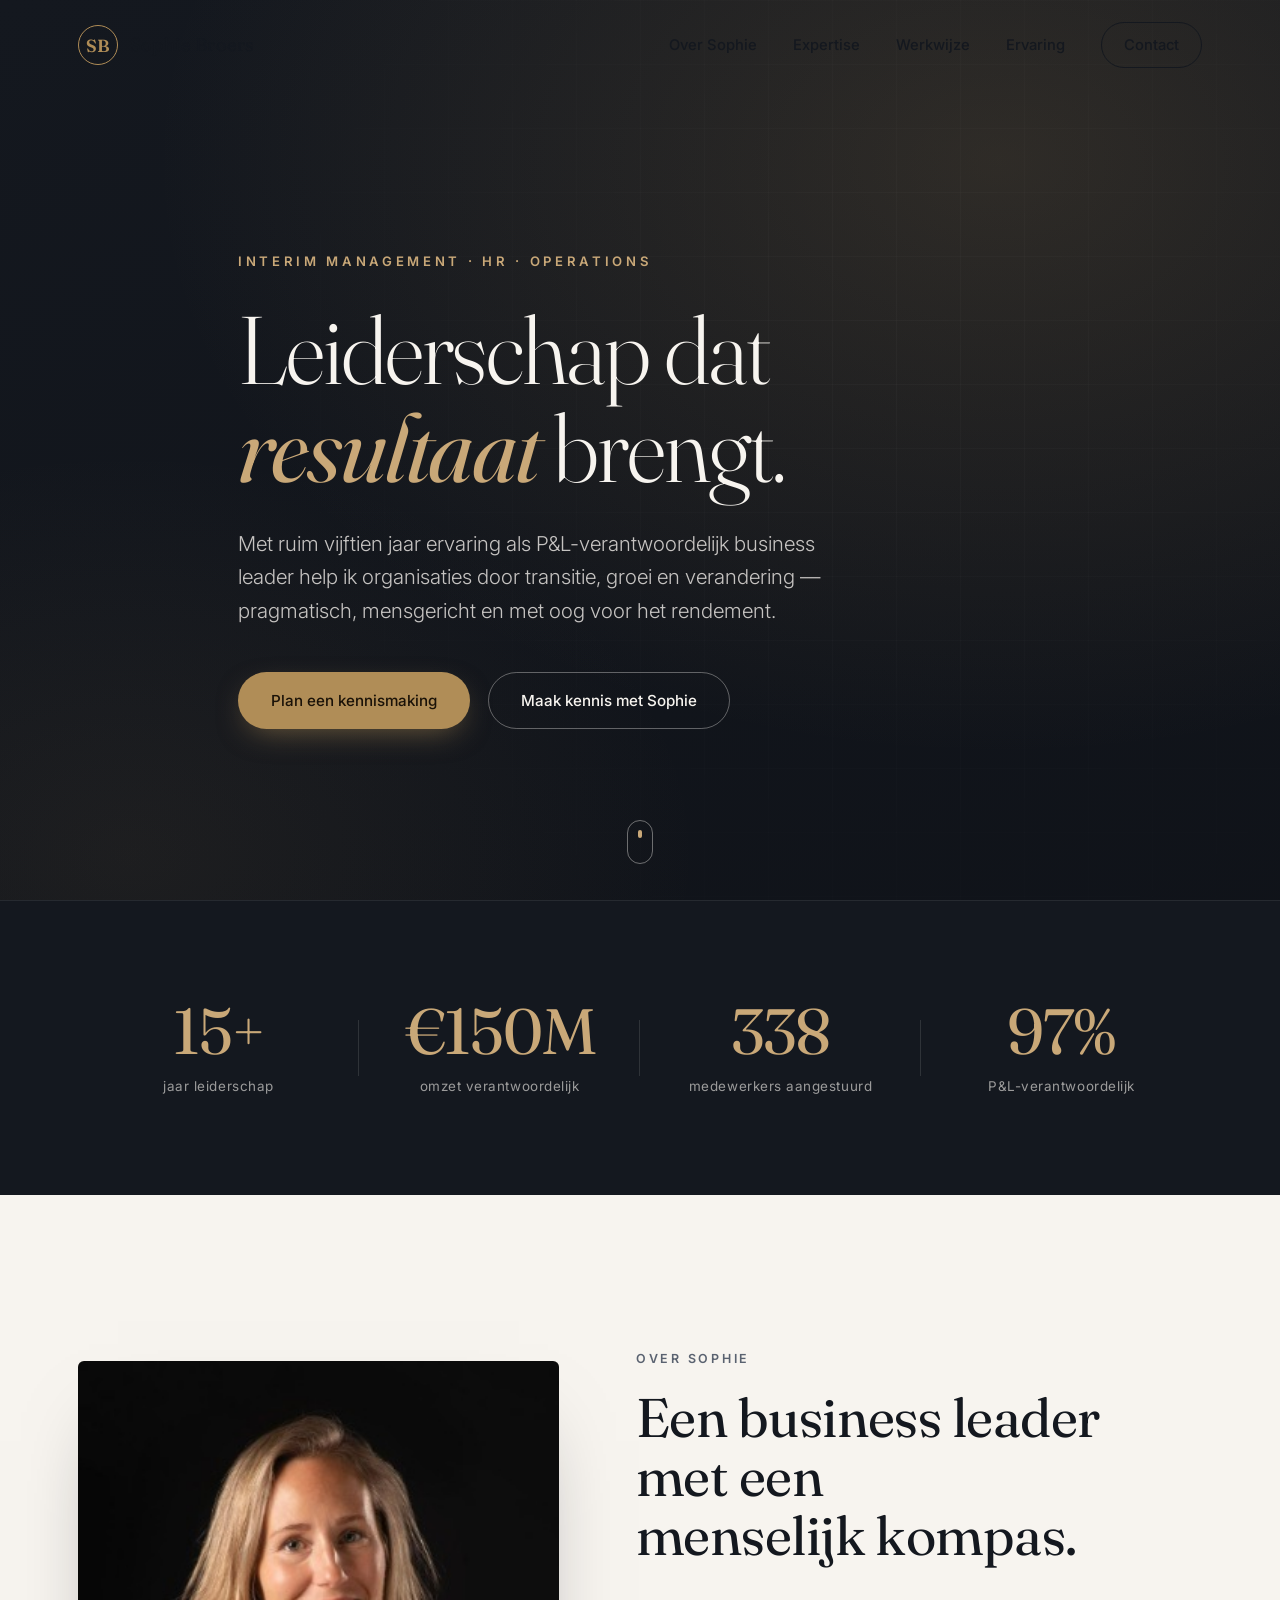
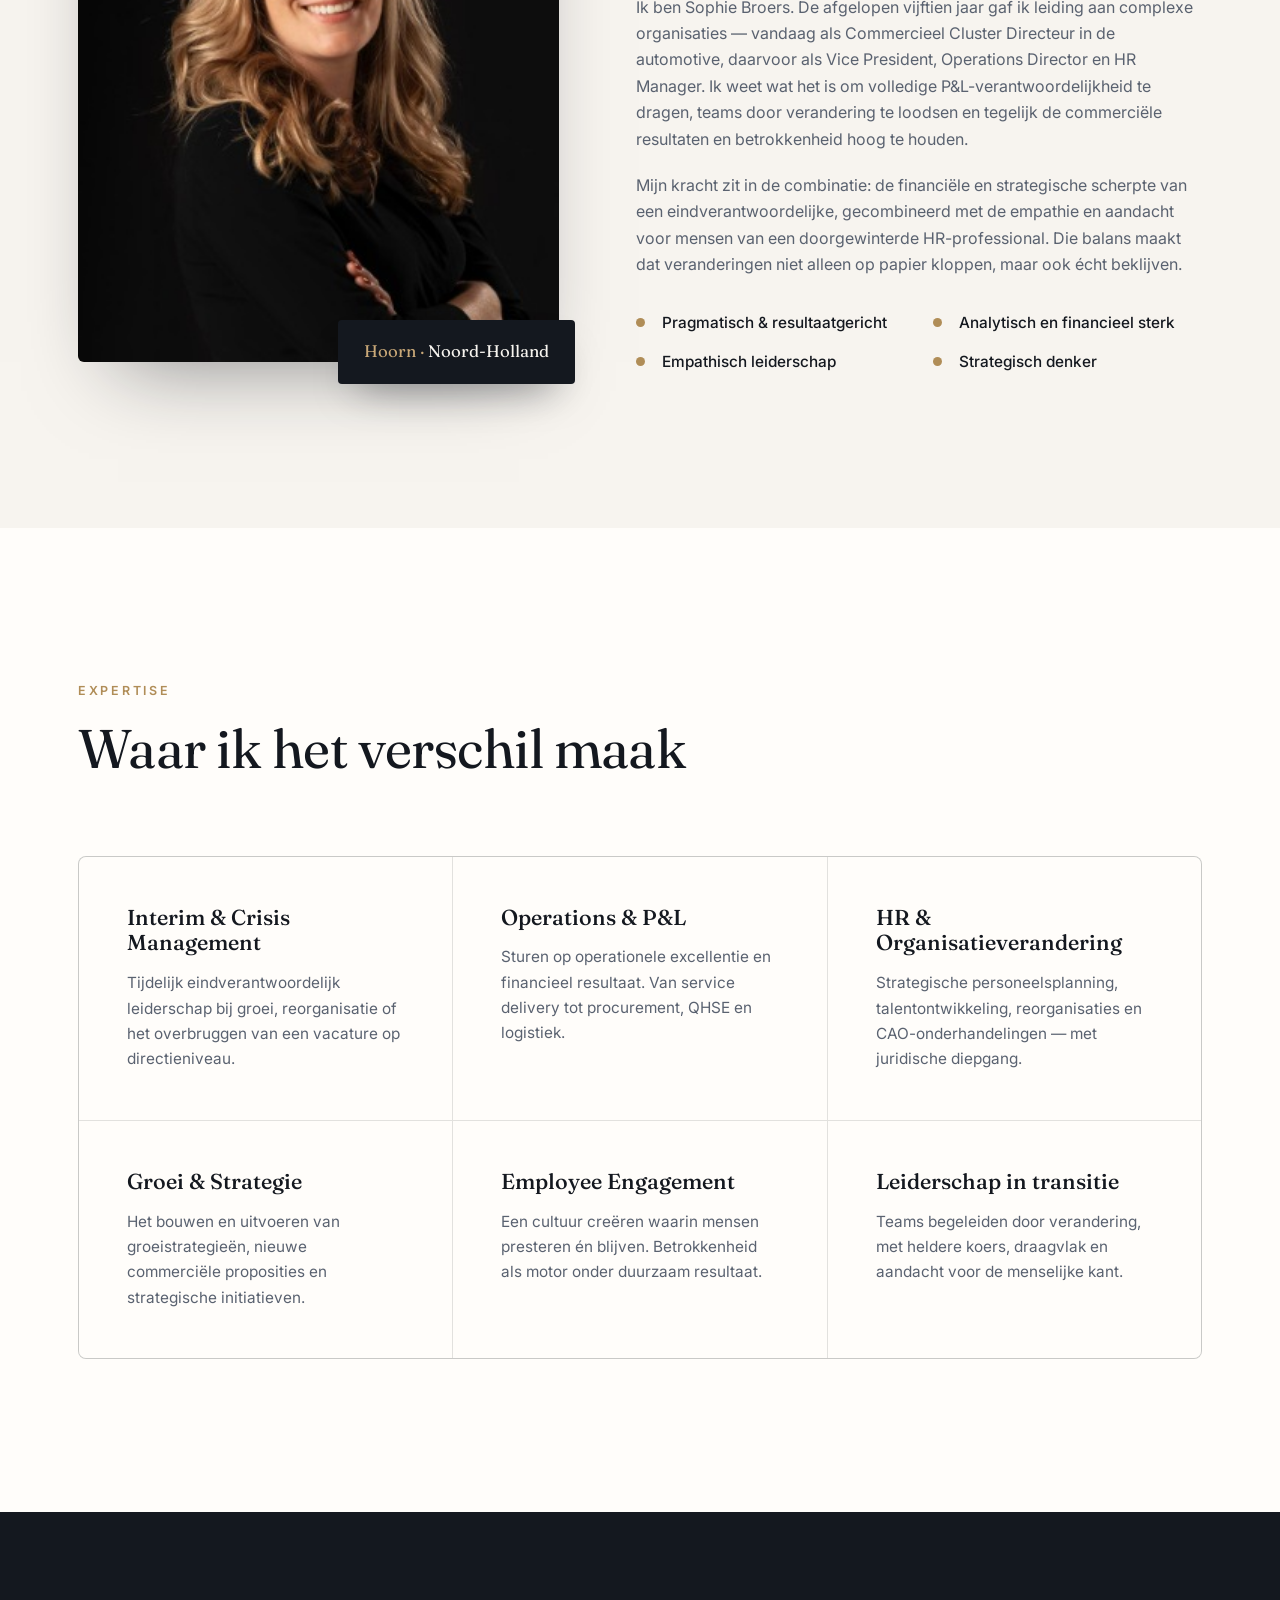
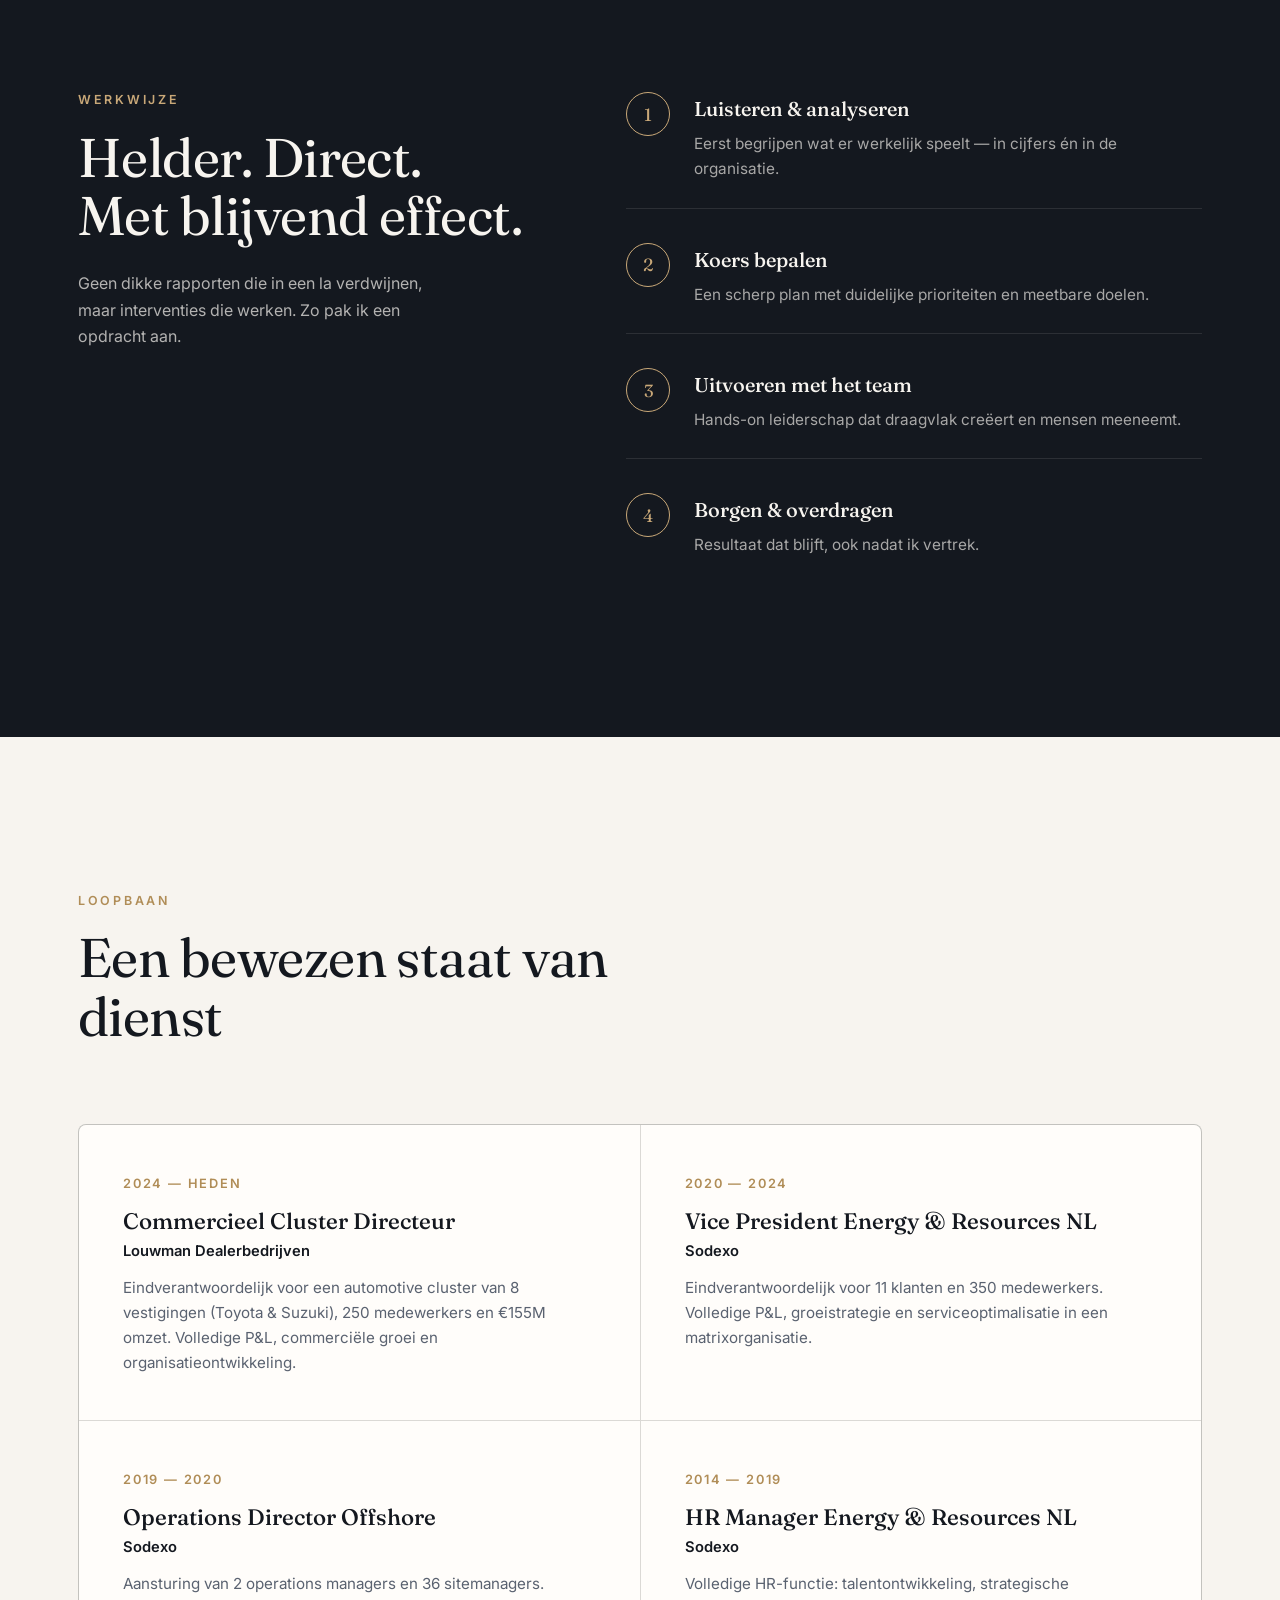
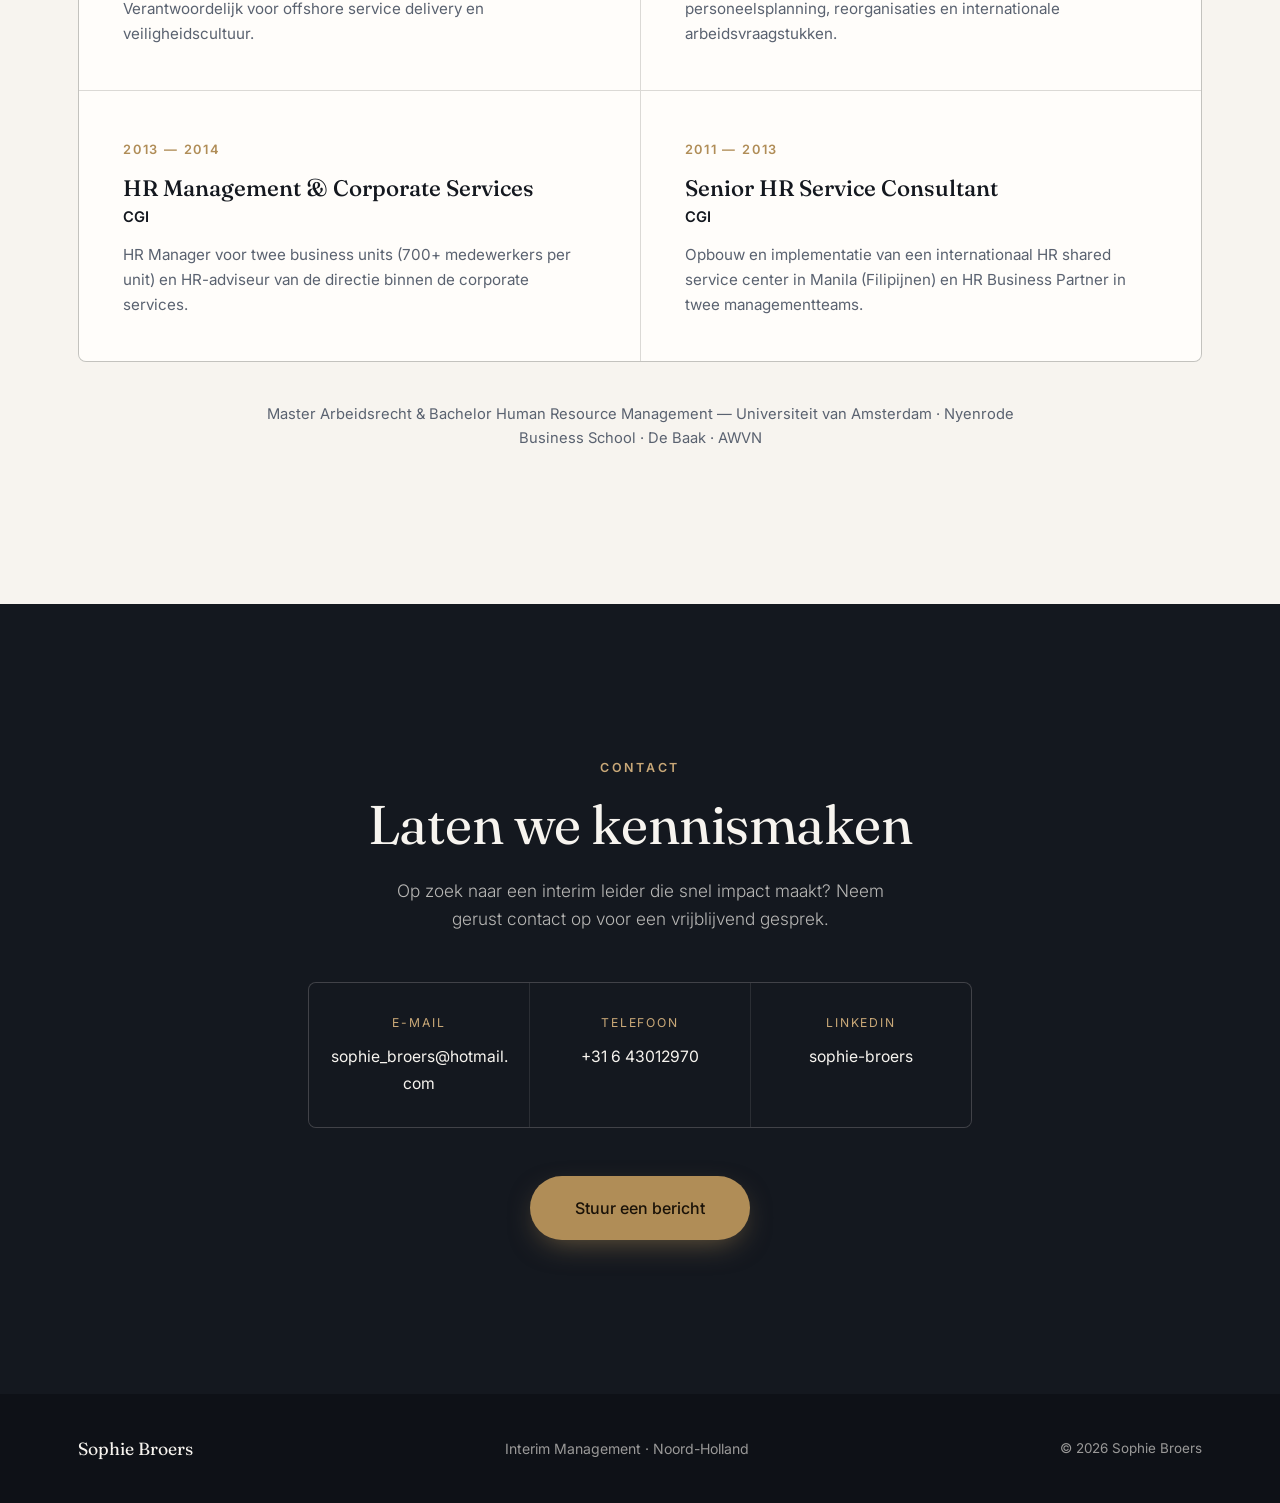
<file: index.html>
<!DOCTYPE html>
<html lang="nl">
<head>
  <meta charset="UTF-8" />
  <meta name="viewport" content="width=device-width, initial-scale=1.0" />
  <title>Sophie Broers — Interim Management & Business Leadership</title>
  <meta name="description" content="Sophie Broers — Interim manager in HR, operations en business leadership. Resultaatgericht leiderschap voor organisaties in transitie. Noord-Holland." />

  <link rel="preconnect" href="https://fonts.googleapis.com" />
  <link rel="preconnect" href="https://fonts.gstatic.com" crossorigin />
  <link href="https://fonts.googleapis.com/css2?family=Fraunces:ital,opsz,wght@0,9..144,300;0,9..144,400;0,9..144,500;0,9..144,600;1,9..144,400&family=Inter:wght@300;400;500;600&display=swap" rel="stylesheet" />

  <link rel="stylesheet" href="css/styles.css" />
</head>
<body>

  <!-- Navigation -->
  <header class="nav" id="nav">
    <div class="nav__inner container">
      <a href="#hero" class="nav__brand">
        <span class="nav__monogram">SB</span>
        <span class="nav__name">Sophie&nbsp;Broers</span>
      </a>
      <nav class="nav__links" aria-label="Hoofdmenu">
        <a href="#about">Over Sophie</a>
        <a href="#expertise">Expertise</a>
        <a href="#approach">Werkwijze</a>
        <a href="#track">Ervaring</a>
        <a href="#contact" class="nav__cta">Contact</a>
      </nav>
      <button class="nav__toggle" id="navToggle" aria-label="Menu openen">
        <span></span><span></span><span></span>
      </button>
    </div>
  </header>

  <!-- Hero -->
  <section class="hero" id="hero">
    <div class="hero__bg" aria-hidden="true"></div>
    <div class="container hero__inner">
      <p class="hero__eyebrow reveal">Interim Management · HR · Operations</p>
      <h1 class="hero__title reveal">
        Leiderschap dat<br /><em>resultaat</em> brengt.
      </h1>
      <p class="hero__lede reveal">
        Met ruim vijftien jaar ervaring als P&amp;L-verantwoordelijk business leader
        help ik organisaties door transitie, groei en verandering — pragmatisch,
        mensgericht en met oog voor het rendement.
      </p>
      <div class="hero__actions reveal">
        <a href="#contact" class="btn btn--primary">Plan een kennismaking</a>
        <a href="#about" class="btn btn--ghost">Maak kennis met Sophie</a>
      </div>
    </div>
    <a href="#about" class="hero__scroll" aria-label="Scroll naar beneden">
      <span></span>
    </a>
  </section>

  <!-- Stats -->
  <section class="stats">
    <div class="container stats__grid">
      <div class="stat reveal">
        <span class="stat__num" data-count="15" data-suffix="+">0</span>
        <span class="stat__label">jaar leiderschap</span>
      </div>
      <div class="stat reveal">
        <span class="stat__num" data-count="155" data-prefix="€" data-suffix="M">0</span>
        <span class="stat__label">omzet verantwoordelijk</span>
      </div>
      <div class="stat reveal">
        <span class="stat__num" data-count="350" data-suffix="">0</span>
        <span class="stat__label">medewerkers aangestuurd</span>
      </div>
      <div class="stat reveal">
        <span class="stat__num" data-count="100" data-suffix="%">0</span>
        <span class="stat__label">P&amp;L-verantwoordelijk</span>
      </div>
    </div>
  </section>

  <!-- About -->
  <section class="about section" id="about">
    <div class="container about__grid">
      <div class="about__media reveal">
        <div class="about__photo">
          <!-- Vervang src door de foto van Sophie: assets/sophie.jpg -->
          <img src="assets/sophie.jpg" alt="Sophie Broers" onerror="this.parentNode.classList.add('about__photo--placeholder'); this.style.display='none';" />
          <span class="about__photo-fallback">Foto van Sophie<br /><small>plaats als assets/sophie.jpg</small></span>
        </div>
        <div class="about__badge">
          <span class="about__badge-line">Hoorn ·</span> Noord-Holland
        </div>
      </div>
      <div class="about__content reveal">
        <p class="section__eyebrow">Over Sophie</p>
        <h2 class="section__title">Een business leader met een<br />menselijk kompas.</h2>
        <p>
          Ik ben Sophie Broers. De afgelopen vijftien jaar gaf ik leiding aan
          complexe organisaties — vandaag als Commercieel Cluster Directeur in
          de automotive, daarvoor als Vice President, Operations Director en
          HR Manager. Ik weet wat het is om volledige P&amp;L-verantwoordelijkheid
          te dragen, teams door verandering te loodsen en tegelijk de
          commerciële resultaten en betrokkenheid hoog te houden.
        </p>
        <p>
          Mijn kracht zit in de combinatie: de financiële en strategische
          scherpte van een eindverantwoordelijke, gecombineerd met de empathie
          en aandacht voor mensen van een doorgewinterde HR-professional. Die
          balans maakt dat veranderingen niet alleen op papier kloppen, maar ook
          écht beklijven.
        </p>
        <ul class="about__traits">
          <li>Pragmatisch &amp; resultaatgericht</li>
          <li>Analytisch en financieel sterk</li>
          <li>Empathisch leiderschap</li>
          <li>Strategisch denker</li>
        </ul>
      </div>
    </div>
  </section>

  <!-- Expertise -->
  <section class="expertise section" id="expertise">
    <div class="container">
      <div class="section__head reveal">
        <p class="section__eyebrow">Expertise</p>
        <h2 class="section__title">Waar ik het verschil maak</h2>
      </div>
      <div class="expertise__grid">
        <article class="card reveal">
          <h3>Interim &amp; Crisis Management</h3>
          <p>Tijdelijk eindverantwoordelijk leiderschap bij groei, reorganisatie of het overbruggen van een vacature op directieniveau.</p>
        </article>
        <article class="card reveal">
          <h3>Operations &amp; P&amp;L</h3>
          <p>Sturen op operationele excellentie en financieel resultaat. Van service delivery tot procurement, QHSE en logistiek.</p>
        </article>
        <article class="card reveal">
          <h3>HR &amp; Organisatieverandering</h3>
          <p>Strategische personeelsplanning, talentontwikkeling, reorganisaties en CAO-onderhandelingen — met juridische diepgang.</p>
        </article>
        <article class="card reveal">
          <h3>Groei &amp; Strategie</h3>
          <p>Het bouwen en uitvoeren van groeistrategieën, nieuwe commerciële proposities en strategische initiatieven.</p>
        </article>
        <article class="card reveal">
          <h3>Employee Engagement</h3>
          <p>Een cultuur creëren waarin mensen presteren én blijven. Betrokkenheid als motor onder duurzaam resultaat.</p>
        </article>
        <article class="card reveal">
          <h3>Leiderschap in transitie</h3>
          <p>Teams begeleiden door verandering, met heldere koers, draagvlak en aandacht voor de menselijke kant.</p>
        </article>
      </div>
    </div>
  </section>

  <!-- Approach -->
  <section class="approach section" id="approach">
    <div class="container approach__grid">
      <div class="approach__intro reveal">
        <p class="section__eyebrow">Werkwijze</p>
        <h2 class="section__title">Helder. Direct.<br />Met blijvend effect.</h2>
        <p>Geen dikke rapporten die in een la verdwijnen, maar interventies die werken. Zo pak ik een opdracht aan.</p>
      </div>
      <div class="approach__steps">
        <div class="step reveal">
          <span class="step__num">1</span>
          <div>
            <h3>Luisteren &amp; analyseren</h3>
            <p>Eerst begrijpen wat er werkelijk speelt — in cijfers én in de organisatie.</p>
          </div>
        </div>
        <div class="step reveal">
          <span class="step__num">2</span>
          <div>
            <h3>Koers bepalen</h3>
            <p>Een scherp plan met duidelijke prioriteiten en meetbare doelen.</p>
          </div>
        </div>
        <div class="step reveal">
          <span class="step__num">3</span>
          <div>
            <h3>Uitvoeren met het team</h3>
            <p>Hands-on leiderschap dat draagvlak creëert en mensen meeneemt.</p>
          </div>
        </div>
        <div class="step reveal">
          <span class="step__num">4</span>
          <div>
            <h3>Borgen &amp; overdragen</h3>
            <p>Resultaat dat blijft, ook nadat ik vertrek.</p>
          </div>
        </div>
      </div>
    </div>
  </section>

  <!-- Track record -->
  <section class="track section" id="track">
    <div class="container">
      <div class="section__head reveal">
        <p class="section__eyebrow">Loopbaan</p>
        <h2 class="section__title">Een bewezen staat van dienst</h2>
      </div>
      <div class="timeline">
        <div class="tl reveal">
          <span class="tl__period">2024 — heden</span>
          <h3>Commercieel Cluster Directeur</h3>
          <span class="tl__org">Louwman Dealerbedrijven</span>
          <p>Eindverantwoordelijk voor een automotive cluster van 8 vestigingen (Toyota &amp; Suzuki), 250 medewerkers en €155M omzet. Volledige P&amp;L, commerciële groei en organisatieontwikkeling.</p>
        </div>
        <div class="tl reveal">
          <span class="tl__period">2020 — 2024</span>
          <h3>Vice President Energy &amp; Resources NL</h3>
          <span class="tl__org">Sodexo</span>
          <p>Eindverantwoordelijk voor 11 klanten en 350 medewerkers. Volledige P&amp;L, groeistrategie en serviceoptimalisatie in een matrixorganisatie.</p>
        </div>
        <div class="tl reveal">
          <span class="tl__period">2019 — 2020</span>
          <h3>Operations Director Offshore</h3>
          <span class="tl__org">Sodexo</span>
          <p>Aansturing van 2 operations managers en 36 sitemanagers. Verantwoordelijk voor offshore service delivery en veiligheidscultuur.</p>
        </div>
        <div class="tl reveal">
          <span class="tl__period">2014 — 2019</span>
          <h3>HR Manager Energy &amp; Resources NL</h3>
          <span class="tl__org">Sodexo</span>
          <p>Volledige HR-functie: talentontwikkeling, strategische personeelsplanning, reorganisaties en internationale arbeidsvraagstukken.</p>
        </div>
        <div class="tl reveal">
          <span class="tl__period">2013 — 2014</span>
          <h3>HR Management &amp; Corporate Services</h3>
          <span class="tl__org">CGI</span>
          <p>HR Manager voor twee business units (700+ medewerkers per unit) en HR-adviseur van de directie binnen de corporate services.</p>
        </div>
        <div class="tl reveal">
          <span class="tl__period">2011 — 2013</span>
          <h3>Senior HR Service Consultant</h3>
          <span class="tl__org">CGI</span>
          <p>Opbouw en implementatie van een internationaal HR shared service center in Manila (Filipijnen) en HR Business Partner in twee managementteams.</p>
        </div>
      </div>
      <p class="track__edu reveal">
        Master Arbeidsrecht &amp; Bachelor Human Resource Management — Universiteit van Amsterdam ·
        Nyenrode Business School · De Baak · AWVN
      </p>
    </div>
  </section>

  <!-- Contact -->
  <section class="contact section" id="contact">
    <div class="container contact__inner reveal">
      <p class="section__eyebrow">Contact</p>
      <h2 class="section__title">Laten we kennismaken</h2>
      <p class="contact__lede">
        Op zoek naar een interim leider die snel impact maakt? Neem gerust
        contact op voor een vrijblijvend gesprek.
      </p>
      <div class="contact__methods">
        <a href="mailto:sophie_broers@hotmail.com" class="contact__item">
          <span class="contact__label">E-mail</span>
          <span class="contact__value">sophie_broers@hotmail.com</span>
        </a>
        <a href="tel:+31643012970" class="contact__item">
          <span class="contact__label">Telefoon</span>
          <span class="contact__value">+31 6 43012970</span>
        </a>
        <a href="https://www.linkedin.com/in/sophie-broers-6456838/" target="_blank" rel="noopener" class="contact__item">
          <span class="contact__label">LinkedIn</span>
          <span class="contact__value">sophie-broers</span>
        </a>
      </div>
      <a href="mailto:sophie_broers@hotmail.com" class="btn btn--primary btn--large">Stuur een bericht</a>
    </div>
  </section>

  <!-- Footer -->
  <footer class="footer">
    <div class="container footer__inner">
      <span class="footer__brand">Sophie Broers</span>
      <span class="footer__tag">Interim Management · Noord-Holland</span>
      <span class="footer__copy">© <span id="year"></span> Sophie Broers</span>
    </div>
  </footer>

  <script src="js/script.js"></script>
</body>
</html>
</file>
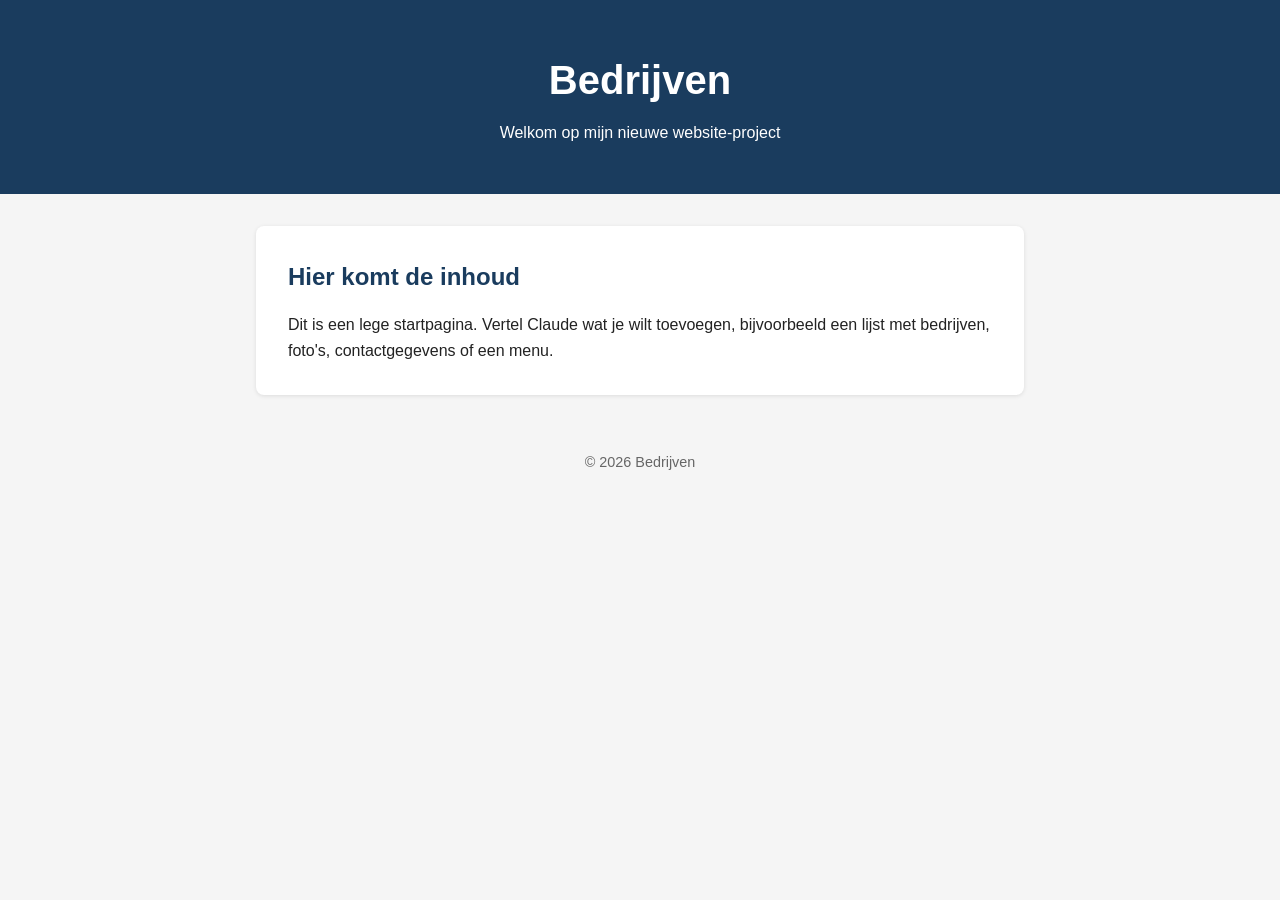
<file: bedrijven/index.html>
<!DOCTYPE html>
<html lang="nl">
<head>
  <meta charset="UTF-8">
  <meta name="viewport" content="width=device-width, initial-scale=1.0">
  <title>Bedrijven</title>
  <link rel="stylesheet" href="css/style.css">
</head>
<body>
  <header>
    <h1>Bedrijven</h1>
    <p>Welkom op mijn nieuwe website-project</p>
  </header>

  <main>
    <section>
      <h2>Hier komt de inhoud</h2>
      <p>
        Dit is een lege startpagina. Vertel Claude wat je wilt toevoegen,
        bijvoorbeeld een lijst met bedrijven, foto's, contactgegevens of een menu.
      </p>
    </section>
  </main>

  <footer>
    <p>&copy; 2026 Bedrijven</p>
  </footer>
</body>
</html>
</file>
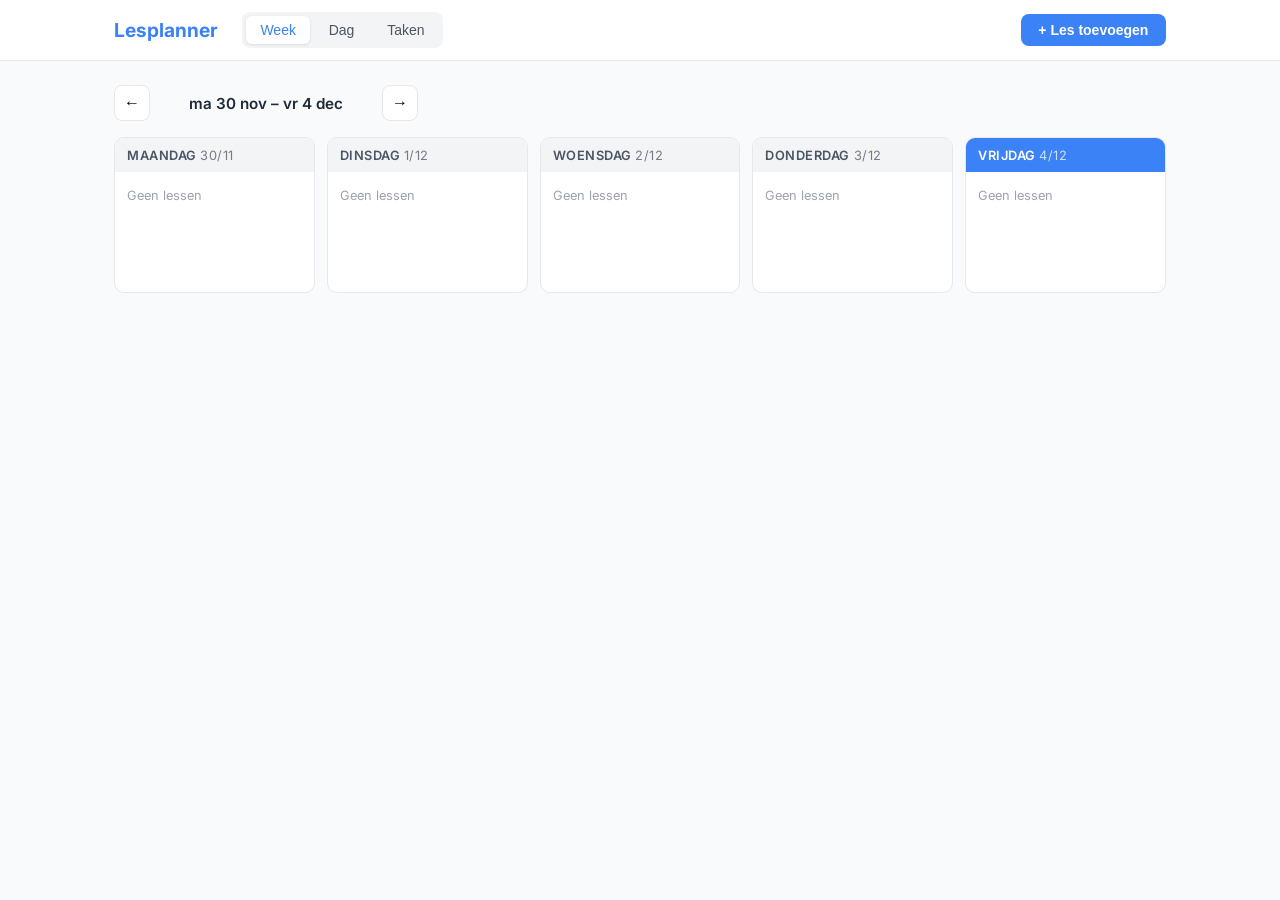
<file: lesplanner/index.html>
<!DOCTYPE html>
<html lang="nl">
<head>
  <meta charset="UTF-8" />
  <meta name="viewport" content="width=device-width, initial-scale=1.0" />
  <title>Lesplanner</title>
  <link href="https://fonts.googleapis.com/css2?family=Inter:wght@300;400;500;600;700&display=swap" rel="stylesheet" />
  <link rel="stylesheet" href="style.css" />
</head>
<body>

  <header class="topbar">
    <div class="topbar__inner">
      <h1 class="topbar__logo">Lesplanner</h1>
      <nav class="topbar__nav">
        <button class="view-btn active" data-view="week">Week</button>
        <button class="view-btn" data-view="dag">Dag</button>
        <button class="view-btn" data-view="taken">Taken</button>
      </nav>
      <button class="btn btn--primary" id="addLesBtn">+ Les toevoegen</button>
    </div>
  </header>

  <main class="main">

    <!-- Week view -->
    <section class="view" id="view-week">
      <div class="week-nav">
        <button class="icon-btn" id="prevWeek">&#8592;</button>
        <span class="week-label" id="weekLabel"></span>
        <button class="icon-btn" id="nextWeek">&#8594;</button>
      </div>
      <div class="week-grid" id="weekGrid"></div>
    </section>

    <!-- Dag view -->
    <section class="view hidden" id="view-dag">
      <div class="week-nav">
        <button class="icon-btn" id="prevDag">&#8592;</button>
        <span class="week-label" id="dagLabel"></span>
        <button class="icon-btn" id="nextDag">&#8594;</button>
      </div>
      <div class="dag-list" id="dagList"></div>
    </section>

    <!-- Taken view -->
    <section class="view hidden" id="view-taken">
      <div class="taken-header">
        <h2>Taken &amp; Deadlines</h2>
        <button class="btn btn--primary" id="addTaakBtn">+ Taak toevoegen</button>
      </div>
      <div class="taken-list" id="takenList"></div>
    </section>

  </main>

  <!-- Modal: Les toevoegen/bewerken -->
  <div class="modal-overlay hidden" id="lesModal">
    <div class="modal">
      <div class="modal__header">
        <h2 id="modalTitle">Les toevoegen</h2>
        <button class="close-btn" id="closeLesModal">&times;</button>
      </div>
      <form id="lesForm">
        <label>Vaknaam
          <input type="text" id="lesVak" placeholder="Bijv. Wiskunde" required />
        </label>
        <label>Datum
          <input type="date" id="lesDatum" required />
        </label>
        <label>Starttijd
          <input type="time" id="lesStart" required />
        </label>
        <label>Eindtijd
          <input type="time" id="lesEind" required />
        </label>
        <label>Lokaal
          <input type="text" id="lesLokaal" placeholder="Bijv. A101" />
        </label>
        <label>Notitie
          <textarea id="lesNotitie" placeholder="Optionele aantekening..."></textarea>
        </label>
        <div class="modal__actions">
          <button type="button" class="btn btn--ghost" id="deleteLesBtn" style="display:none">Verwijderen</button>
          <button type="submit" class="btn btn--primary">Opslaan</button>
        </div>
      </form>
    </div>
  </div>

  <!-- Modal: Taak toevoegen/bewerken -->
  <div class="modal-overlay hidden" id="taakModal">
    <div class="modal">
      <div class="modal__header">
        <h2 id="taakModalTitle">Taak toevoegen</h2>
        <button class="close-btn" id="closeTaakModal">&times;</button>
      </div>
      <form id="taakForm">
        <label>Taaknaam
          <input type="text" id="taakNaam" placeholder="Bijv. Toets nakijken" required />
        </label>
        <label>Deadline
          <input type="date" id="taakDeadline" required />
        </label>
        <label>Prioriteit
          <select id="taakPrioriteit">
            <option value="laag">Laag</option>
            <option value="middel" selected>Middel</option>
            <option value="hoog">Hoog</option>
          </select>
        </label>
        <label>Notitie
          <textarea id="taakNotitie" placeholder="Optionele details..."></textarea>
        </label>
        <div class="modal__actions">
          <button type="button" class="btn btn--ghost" id="deleteTaakBtn" style="display:none">Verwijderen</button>
          <button type="submit" class="btn btn--primary">Opslaan</button>
        </div>
      </form>
    </div>
  </div>

  <script src="app.js"></script>
</body>
</html>
</file>
<file: css/styles.css>
/* ============================================================
   Sophie Broers — Interim Management
   Premium design system
   ============================================================ */

:root {
  --ink:        #14181f;   /* near-black navy */
  --ink-soft:   #232a35;
  --paper:      #f7f4ef;   /* warm off-white */
  --paper-pure: #fffdfa;
  --gold:       #b08d57;   /* champagne gold */
  --gold-soft:  #c9a878;
  --line:       rgba(20, 24, 31, 0.12);
  --muted:      #5a6270;

  --serif: 'Fraunces', Georgia, serif;
  --sans:  'Inter', -apple-system, BlinkMacSystemFont, sans-serif;

  --ease: cubic-bezier(0.22, 1, 0.36, 1);
  --maxw: 1180px;
}

*,
*::before,
*::after { box-sizing: border-box; margin: 0; padding: 0; }

html { scroll-behavior: smooth; -webkit-text-size-adjust: 100%; }

body {
  font-family: var(--sans);
  color: var(--ink);
  background: var(--paper);
  line-height: 1.65;
  font-weight: 400;
  -webkit-font-smoothing: antialiased;
  overflow-x: hidden;
}

img { max-width: 100%; display: block; }
a { color: inherit; text-decoration: none; }

.container {
  width: 100%;
  max-width: var(--maxw);
  margin: 0 auto;
  padding: 0 28px;
}

.section { padding: clamp(80px, 12vw, 160px) 0; }

/* ---- Shared section heads ---- */
.section__eyebrow {
  font-size: 0.78rem;
  letter-spacing: 0.22em;
  text-transform: uppercase;
  color: var(--gold);
  font-weight: 600;
  margin-bottom: 18px;
}

.section__title {
  font-family: var(--serif);
  font-weight: 400;
  font-size: clamp(2rem, 4.5vw, 3.4rem);
  line-height: 1.08;
  letter-spacing: -0.01em;
}

.section__head { max-width: 640px; margin-bottom: clamp(48px, 6vw, 80px); }

/* ============================================================
   Navigation
   ============================================================ */
.nav {
  position: fixed;
  inset: 0 0 auto 0;
  z-index: 100;
  transition: background 0.4s var(--ease), box-shadow 0.4s var(--ease), padding 0.4s var(--ease);
  padding: 22px 0;
}
.nav--scrolled {
  background: rgba(247, 244, 239, 0.85);
  backdrop-filter: blur(14px);
  -webkit-backdrop-filter: blur(14px);
  box-shadow: 0 1px 0 var(--line);
  padding: 14px 0;
}
.nav__inner { display: flex; align-items: center; justify-content: space-between; }

.nav__brand { display: flex; align-items: center; gap: 12px; }
.nav__monogram {
  font-family: var(--serif);
  font-weight: 600;
  font-size: 1.1rem;
  width: 40px; height: 40px;
  display: grid; place-items: center;
  border: 1px solid var(--gold);
  color: var(--gold);
  border-radius: 50%;
  letter-spacing: 0.02em;
}
.nav__name {
  font-family: var(--serif);
  font-size: 1.15rem;
  letter-spacing: 0.01em;
}

.nav__links { display: flex; align-items: center; gap: 36px; }
.nav__links a {
  font-size: 0.92rem;
  font-weight: 500;
  position: relative;
  transition: color 0.3s var(--ease);
}
.nav__links a:not(.nav__cta)::after {
  content: '';
  position: absolute;
  left: 0; bottom: -6px;
  width: 0; height: 1px;
  background: var(--gold);
  transition: width 0.35s var(--ease);
}
.nav__links a:not(.nav__cta):hover { color: var(--gold); }
.nav__links a:not(.nav__cta):hover::after { width: 100%; }

.nav__cta {
  border: 1px solid var(--ink);
  padding: 10px 22px;
  border-radius: 100px;
  transition: background 0.3s var(--ease), color 0.3s var(--ease), border-color 0.3s var(--ease);
}
.nav__cta:hover { background: var(--ink); color: var(--paper); }

.nav__toggle { display: none; background: none; border: 0; cursor: pointer; width: 28px; height: 22px; position: relative; }
.nav__toggle span {
  position: absolute; left: 0; width: 100%; height: 2px;
  background: var(--ink); transition: transform 0.35s var(--ease), opacity 0.3s var(--ease);
}
.nav__toggle span:nth-child(1) { top: 0; }
.nav__toggle span:nth-child(2) { top: 10px; }
.nav__toggle span:nth-child(3) { top: 20px; }
.nav--open .nav__toggle span:nth-child(1) { transform: translateY(10px) rotate(45deg); }
.nav--open .nav__toggle span:nth-child(2) { opacity: 0; }
.nav--open .nav__toggle span:nth-child(3) { transform: translateY(-10px) rotate(-45deg); }

/* ============================================================
   Hero
   ============================================================ */
.hero {
  position: relative;
  min-height: 100vh;
  display: flex;
  align-items: center;
  background: var(--ink);
  color: var(--paper);
  overflow: hidden;
}
.hero__bg {
  position: absolute; inset: 0;
  background:
    radial-gradient(120% 120% at 78% 18%, rgba(176, 141, 87, 0.18) 0%, rgba(176, 141, 87, 0) 55%),
    radial-gradient(90% 90% at 10% 95%, rgba(176, 141, 87, 0.08) 0%, rgba(20, 24, 31, 0) 50%),
    linear-gradient(160deg, rgba(20, 24, 31, 0.82) 0%, rgba(14, 17, 23, 0.72) 100%);
  background-image:
    radial-gradient(120% 120% at 78% 18%, rgba(176, 141, 87, 0.18) 0%, rgba(176, 141, 87, 0) 55%),
    radial-gradient(90% 90% at 10% 95%, rgba(176, 141, 87, 0.08) 0%, rgba(20, 24, 31, 0) 50%),
    linear-gradient(160deg, rgba(20, 24, 31, 0.82) 0%, rgba(14, 17, 23, 0.72) 100%),
    url('https://d8j0ntlcm91z4.cloudfront.net/user_3F2q2CvHTV5b7m7TgMzyzghqiWp/hf_20260619_043451_a9154b15-91ac-40e5-aec0-e50a298c471d.png');
  background-size: cover;
  background-position: center;
}
.hero__bg::after {
  content: '';
  position: absolute; inset: 0;
  background-image:
    linear-gradient(rgba(255,255,255,0.025) 1px, transparent 1px),
    linear-gradient(90deg, rgba(255,255,255,0.025) 1px, transparent 1px);
  background-size: 64px 64px;
  mask-image: radial-gradient(circle at 70% 40%, black, transparent 75%);
}
.hero__inner { position: relative; z-index: 2; max-width: 860px; padding-top: 80px; }

.hero__eyebrow {
  font-size: 0.82rem;
  letter-spacing: 0.28em;
  text-transform: uppercase;
  color: var(--gold-soft);
  font-weight: 600;
  margin-bottom: 28px;
}
.hero__title {
  font-family: var(--serif);
  font-weight: 300;
  font-size: clamp(2.8rem, 8vw, 6rem);
  line-height: 1.02;
  letter-spacing: -0.02em;
  margin-bottom: 30px;
}
.hero__title em { font-style: italic; color: var(--gold-soft); font-weight: 400; }

.hero__lede {
  font-size: clamp(1.05rem, 1.6vw, 1.3rem);
  color: rgba(247, 244, 239, 0.78);
  max-width: 620px;
  font-weight: 300;
  margin-bottom: 44px;
}

.hero__actions { display: flex; gap: 18px; flex-wrap: wrap; }

.hero__scroll {
  position: absolute; left: 50%; bottom: 36px; transform: translateX(-50%);
  width: 26px; height: 44px; border: 1px solid rgba(247,244,239,0.4);
  border-radius: 100px; z-index: 2;
}
.hero__scroll span {
  position: absolute; left: 50%; top: 9px; transform: translateX(-50%);
  width: 4px; height: 8px; border-radius: 4px; background: var(--gold-soft);
  animation: scrolldot 1.8s var(--ease) infinite;
}
@keyframes scrolldot {
  0% { opacity: 0; transform: translate(-50%, 0); }
  40% { opacity: 1; }
  80% { opacity: 0; transform: translate(-50%, 16px); }
  100% { opacity: 0; }
}

/* ---- Buttons ---- */
.btn {
  display: inline-flex; align-items: center; justify-content: center;
  font-family: var(--sans); font-weight: 500; font-size: 0.95rem;
  padding: 15px 32px; border-radius: 100px;
  cursor: pointer; transition: transform 0.3s var(--ease), background 0.3s var(--ease), color 0.3s var(--ease), box-shadow 0.3s var(--ease);
  border: 1px solid transparent;
}
.btn--primary { background: var(--gold); color: #1a1208; box-shadow: 0 10px 30px -10px rgba(176,141,87,0.6); }
.btn--primary:hover { transform: translateY(-3px); background: var(--gold-soft); box-shadow: 0 16px 40px -12px rgba(176,141,87,0.7); }
.btn--ghost { border-color: rgba(247,244,239,0.35); color: var(--paper); }
.btn--ghost:hover { border-color: var(--gold-soft); color: var(--gold-soft); transform: translateY(-3px); }
.btn--large { padding: 18px 44px; font-size: 1rem; }

/* ============================================================
   Stats
   ============================================================ */
.stats { background: var(--ink); color: var(--paper); border-top: 1px solid rgba(247,244,239,0.08); }
.stats__grid {
  display: grid; grid-template-columns: repeat(4, 1fr);
  padding: clamp(54px, 7vw, 88px) 28px;
}
.stat { text-align: center; padding: 10px; position: relative; }
.stat:not(:last-child)::after {
  content: ''; position: absolute; right: 0; top: 50%; transform: translateY(-50%);
  width: 1px; height: 56px; background: rgba(247,244,239,0.12);
}
.stat__num {
  display: block; font-family: var(--serif); font-weight: 400;
  font-size: clamp(2.6rem, 5vw, 4rem); color: var(--gold-soft); line-height: 1;
  letter-spacing: -0.02em;
}
.stat__label { font-size: 0.84rem; color: rgba(247,244,239,0.6); letter-spacing: 0.04em; margin-top: 12px; display: block; }

/* ============================================================
   About
   ============================================================ */
.about { background: var(--paper); }
.about__grid {
  display: grid; grid-template-columns: 0.85fr 1fr; gap: clamp(40px, 6vw, 90px);
  align-items: center;
}
.about__media { position: relative; }
.about__photo {
  position: relative; aspect-ratio: 4 / 5; border-radius: 6px; overflow: hidden;
  background: linear-gradient(160deg, #e9e2d7, #d8cdbd);
  box-shadow: 0 40px 80px -40px rgba(20,24,31,0.5);
}
.about__photo img { width: 100%; height: 100%; object-fit: cover; }
.about__photo-fallback {
  position: absolute; inset: 0; display: none; place-content: center; text-align: center;
  color: var(--muted); font-size: 0.95rem; align-content: center;
}
.about__photo--placeholder .about__photo-fallback { display: grid; }
.about__photo-fallback small { color: var(--gold); font-size: 0.78rem; }
.about__badge {
  position: absolute; bottom: -22px; right: -16px;
  background: var(--ink); color: var(--paper); padding: 18px 26px; border-radius: 4px;
  font-family: var(--serif); font-size: 1.05rem; box-shadow: 0 20px 40px -20px rgba(20,24,31,0.6);
  white-space: nowrap;
}
.about__badge-line { color: var(--gold-soft); }

.about__content p { color: var(--muted); margin-bottom: 20px; max-width: 56ch; }
.about__content .section__title { margin-bottom: 28px; }
.about__traits {
  list-style: none; display: grid; grid-template-columns: 1fr 1fr; gap: 14px 28px;
  margin-top: 32px;
}
.about__traits li {
  position: relative; padding-left: 26px; font-weight: 500; font-size: 0.96rem;
}
.about__traits li::before {
  content: ''; position: absolute; left: 0; top: 0.55em;
  width: 9px; height: 9px; border-radius: 50%; background: var(--gold);
}

/* ============================================================
   Expertise
   ============================================================ */
.expertise { background: var(--paper-pure); }
.expertise__grid {
  display: grid; grid-template-columns: repeat(3, 1fr); gap: 1px;
  background: var(--line); border: 1px solid var(--line); border-radius: 8px; overflow: hidden;
}
.card {
  background: var(--paper-pure); padding: clamp(32px, 4vw, 48px);
  transition: background 0.4s var(--ease), transform 0.4s var(--ease);
}
.card:hover { background: var(--paper); }
.card__num { display: none; }
.card h3 { font-family: var(--serif); font-weight: 500; font-size: 1.35rem; margin-bottom: 14px; line-height: 1.2; }
.card p { color: var(--muted); font-size: 0.96rem; }

/* ============================================================
   Approach
   ============================================================ */
.approach { background: var(--ink); color: var(--paper); }
.approach .section__eyebrow { color: var(--gold-soft); }
.approach__grid { display: grid; grid-template-columns: 0.9fr 1.1fr; gap: clamp(40px, 6vw, 90px); }
.approach__intro p { color: rgba(247,244,239,0.7); margin-top: 24px; max-width: 38ch; }
.approach__intro .section__title { color: var(--paper); }

.approach__steps { display: grid; gap: 8px; }
.step {
  display: flex; gap: 24px; align-items: flex-start; padding: 26px 0;
  border-bottom: 1px solid rgba(247,244,239,0.1);
}
.step:last-child { border-bottom: 0; }
.step__num {
  flex: none; width: 44px; height: 44px; border-radius: 50%;
  border: 1px solid var(--gold-soft); color: var(--gold-soft);
  display: grid; place-items: center; font-family: var(--serif); font-size: 1.1rem;
}
.step h3 { font-family: var(--serif); font-weight: 500; font-size: 1.25rem; margin-bottom: 6px; }
.step p { color: rgba(247,244,239,0.65); font-size: 0.96rem; }

/* ============================================================
   Track record / timeline
   ============================================================ */
.track { background: var(--paper); }
.timeline {
  display: grid; grid-template-columns: 1fr 1fr; gap: 1px;
  background: var(--line); border: 1px solid var(--line); border-radius: 8px; overflow: hidden;
}
.tl { background: var(--paper-pure); padding: clamp(30px, 3.5vw, 44px); transition: background 0.4s var(--ease); }
.tl:hover { background: var(--paper); }
.tl__period { font-size: 0.8rem; letter-spacing: 0.14em; text-transform: uppercase; color: var(--gold); font-weight: 600; }
.tl h3 { font-family: var(--serif); font-weight: 500; font-size: 1.4rem; margin: 14px 0 4px; line-height: 1.15; }
.tl__org { font-size: 0.92rem; color: var(--ink); font-weight: 600; display: block; margin-bottom: 12px; }
.tl p { color: var(--muted); font-size: 0.95rem; }
.track__edu {
  margin-top: 40px; text-align: center; color: var(--muted); font-size: 0.92rem;
  max-width: 760px; margin-left: auto; margin-right: auto;
}

/* ============================================================
   Contact
   ============================================================ */
.contact { background: var(--ink); color: var(--paper); text-align: center; }
.contact .section__eyebrow { color: var(--gold-soft); }
.contact__inner { max-width: 720px; margin: 0 auto; }
.contact .section__title { color: var(--paper); }
.contact__lede { color: rgba(247,244,239,0.72); margin: 22px auto 48px; max-width: 46ch; font-size: 1.08rem; font-weight: 300; }

.contact__methods {
  display: grid; grid-template-columns: repeat(3, 1fr); gap: 1px;
  background: rgba(247,244,239,0.1); border: 1px solid rgba(247,244,239,0.1);
  border-radius: 8px; overflow: hidden; margin-bottom: 48px;
}
.contact__item { background: var(--ink); padding: 30px 18px; transition: background 0.35s var(--ease); }
.contact__item:hover { background: var(--ink-soft); }
.contact__label { display: block; font-size: 0.76rem; letter-spacing: 0.16em; text-transform: uppercase; color: var(--gold-soft); margin-bottom: 10px; }
.contact__value { font-size: 0.98rem; word-break: break-word; }

/* ============================================================
   Footer
   ============================================================ */
.footer { background: #0e1117; color: rgba(247,244,239,0.6); padding: 40px 0; }
.footer__inner { display: flex; align-items: center; justify-content: space-between; gap: 16px; flex-wrap: wrap; }
.footer__brand { font-family: var(--serif); color: var(--paper); font-size: 1.1rem; }
.footer__tag { font-size: 0.88rem; }
.footer__copy { font-size: 0.84rem; }

/* ============================================================
   Reveal animations
   ============================================================ */
.reveal { opacity: 0; transform: translateY(28px); transition: opacity 0.9s var(--ease), transform 0.9s var(--ease); }
.reveal.in { opacity: 1; transform: none; }
.reveal:nth-child(2) { transition-delay: 0.08s; }
.reveal:nth-child(3) { transition-delay: 0.16s; }
.reveal:nth-child(4) { transition-delay: 0.24s; }

@media (prefers-reduced-motion: reduce) {
  .reveal { opacity: 1; transform: none; transition: none; }
  html { scroll-behavior: auto; }
  .hero__scroll span { animation: none; }
}

/* ============================================================
   Responsive
   ============================================================ */
@media (max-width: 960px) {
  .about__grid, .approach__grid { grid-template-columns: 1fr; }
  .about__media { max-width: 440px; margin: 0 auto; }
  .expertise__grid { grid-template-columns: repeat(2, 1fr); }
  .stats__grid { grid-template-columns: repeat(2, 1fr); gap: 30px 0; }
  .stat:nth-child(2)::after { display: none; }
}

@media (max-width: 720px) {
  .nav__links {
    position: fixed; inset: 0 0 0 auto; width: min(78vw, 320px);
    background: var(--paper); flex-direction: column; align-items: flex-start;
    justify-content: center; gap: 28px; padding: 40px;
    transform: translateX(100%); transition: transform 0.45s var(--ease);
    box-shadow: -20px 0 60px -30px rgba(20,24,31,0.5);
  }
  .nav--open .nav__links { transform: none; }
  .nav__toggle { display: block; z-index: 110; }
  .nav__cta { border-color: var(--ink); }

  .expertise__grid, .timeline, .contact__methods { grid-template-columns: 1fr; }
  .stats__grid { grid-template-columns: 1fr 1fr; }
  .hero__actions { flex-direction: column; }
  .hero__actions .btn { width: 100%; }
  .about__badge { right: 50%; transform: translateX(50%); bottom: -20px; }
}
</file>
<file: bedrijven/css/style.css>
/* Eenvoudige opmaak voor de website 'bedrijven' */

* {
  margin: 0;
  padding: 0;
  box-sizing: border-box;
}

body {
  font-family: Arial, Helvetica, sans-serif;
  line-height: 1.6;
  color: #222;
  background: #f5f5f5;
}

header {
  background: #1a3c5e;
  color: #fff;
  text-align: center;
  padding: 3rem 1rem;
}

header h1 {
  font-size: 2.5rem;
  margin-bottom: 0.5rem;
}

main {
  max-width: 800px;
  margin: 2rem auto;
  padding: 0 1rem;
}

section {
  background: #fff;
  padding: 2rem;
  border-radius: 8px;
  box-shadow: 0 1px 4px rgba(0, 0, 0, 0.1);
}

section h2 {
  margin-bottom: 1rem;
  color: #1a3c5e;
}

footer {
  text-align: center;
  padding: 1.5rem;
  color: #666;
  font-size: 0.9rem;
}
</file>
<file: lesplanner/style.css>
*, *::before, *::after { box-sizing: border-box; margin: 0; padding: 0; }

:root {
  --blue: #3b82f6;
  --blue-dark: #2563eb;
  --blue-light: #eff6ff;
  --green: #22c55e;
  --red: #ef4444;
  --orange: #f97316;
  --gray-50: #f9fafb;
  --gray-100: #f3f4f6;
  --gray-200: #e5e7eb;
  --gray-400: #9ca3af;
  --gray-600: #4b5563;
  --gray-800: #1f2937;
  --white: #ffffff;
  --radius: 10px;
  --shadow: 0 1px 4px rgba(0,0,0,.08), 0 4px 16px rgba(0,0,0,.06);
}

body {
  font-family: 'Inter', sans-serif;
  background: var(--gray-50);
  color: var(--gray-800);
  min-height: 100vh;
}

/* Topbar */
.topbar {
  background: var(--white);
  border-bottom: 1px solid var(--gray-200);
  position: sticky;
  top: 0;
  z-index: 100;
}
.topbar__inner {
  max-width: 1100px;
  margin: 0 auto;
  padding: 0 1.5rem;
  height: 60px;
  display: flex;
  align-items: center;
  gap: 1.5rem;
}
.topbar__logo {
  font-size: 1.2rem;
  font-weight: 700;
  color: var(--blue);
  flex-shrink: 0;
}
.topbar__nav {
  display: flex;
  gap: .25rem;
  background: var(--gray-100);
  border-radius: 8px;
  padding: .25rem;
}
.view-btn {
  border: none;
  background: transparent;
  padding: .4rem .9rem;
  border-radius: 6px;
  font-size: .875rem;
  font-weight: 500;
  cursor: pointer;
  color: var(--gray-600);
  transition: background .15s, color .15s;
}
.view-btn.active {
  background: var(--white);
  color: var(--blue);
  box-shadow: 0 1px 3px rgba(0,0,0,.1);
}
.topbar__inner .btn { margin-left: auto; flex-shrink: 0; }

/* Buttons */
.btn {
  border: none;
  border-radius: 8px;
  padding: .5rem 1.1rem;
  font-size: .875rem;
  font-weight: 600;
  cursor: pointer;
  transition: background .15s, opacity .15s;
}
.btn--primary { background: var(--blue); color: var(--white); }
.btn--primary:hover { background: var(--blue-dark); }
.btn--ghost { background: transparent; color: var(--red); border: 1px solid var(--red); }
.btn--ghost:hover { background: #fef2f2; }
.icon-btn {
  background: var(--white);
  border: 1px solid var(--gray-200);
  border-radius: 8px;
  width: 36px; height: 36px;
  font-size: 1rem;
  cursor: pointer;
  display: flex; align-items: center; justify-content: center;
  transition: background .15s;
}
.icon-btn:hover { background: var(--gray-100); }

/* Main */
.main {
  max-width: 1100px;
  margin: 0 auto;
  padding: 1.5rem;
}
.view { animation: fadeIn .2s ease; }
.view.hidden { display: none; }
@keyframes fadeIn { from { opacity: 0; transform: translateY(6px); } to { opacity: 1; transform: none; } }

/* Week nav */
.week-nav {
  display: flex;
  align-items: center;
  gap: 1rem;
  margin-bottom: 1rem;
}
.week-label {
  font-weight: 600;
  font-size: .95rem;
  min-width: 200px;
  text-align: center;
}

/* Week grid */
.week-grid {
  display: grid;
  grid-template-columns: repeat(5, 1fr);
  gap: .75rem;
}
.week-day {
  background: var(--white);
  border-radius: var(--radius);
  border: 1px solid var(--gray-200);
  overflow: hidden;
}
.week-day__header {
  background: var(--gray-100);
  padding: .6rem .75rem;
  font-size: .8rem;
  font-weight: 600;
  color: var(--gray-600);
  text-transform: uppercase;
  letter-spacing: .04em;
}
.week-day__header.today { background: var(--blue); color: var(--white); }
.week-day__lessons {
  padding: .5rem;
  min-height: 120px;
  display: flex;
  flex-direction: column;
  gap: .4rem;
}
.les-card {
  background: var(--blue-light);
  border-left: 3px solid var(--blue);
  border-radius: 6px;
  padding: .45rem .6rem;
  cursor: pointer;
  transition: filter .15s;
}
.les-card:hover { filter: brightness(.95); }
.les-card__vak { font-size: .8rem; font-weight: 600; color: var(--blue-dark); }
.les-card__tijd { font-size: .72rem; color: var(--gray-600); }
.les-card__lokaal { font-size: .72rem; color: var(--gray-400); }
.empty-msg { font-size: .8rem; color: var(--gray-400); padding: .5rem .25rem; }

/* Dag list */
.dag-list {
  display: flex;
  flex-direction: column;
  gap: .75rem;
}
.dag-les-card {
  background: var(--white);
  border: 1px solid var(--gray-200);
  border-left: 4px solid var(--blue);
  border-radius: var(--radius);
  padding: 1rem 1.25rem;
  cursor: pointer;
  display: flex;
  gap: 1.5rem;
  align-items: flex-start;
  transition: box-shadow .15s;
}
.dag-les-card:hover { box-shadow: var(--shadow); }
.dag-les-card__tijd { font-size: .85rem; color: var(--gray-600); min-width: 90px; padding-top: .1rem; }
.dag-les-card__vak { font-size: 1rem; font-weight: 600; }
.dag-les-card__meta { font-size: .82rem; color: var(--gray-600); margin-top: .2rem; }
.dag-les-card__notitie { font-size: .82rem; color: var(--gray-600); margin-top: .35rem; font-style: italic; }

/* Taken */
.taken-header {
  display: flex;
  align-items: center;
  justify-content: space-between;
  margin-bottom: 1rem;
}
.taken-header h2 { font-size: 1.1rem; font-weight: 700; }
.taken-list { display: flex; flex-direction: column; gap: .6rem; }
.taak-card {
  background: var(--white);
  border: 1px solid var(--gray-200);
  border-radius: var(--radius);
  padding: .9rem 1.1rem;
  display: flex;
  align-items: center;
  gap: 1rem;
  cursor: pointer;
  transition: box-shadow .15s;
}
.taak-card:hover { box-shadow: var(--shadow); }
.taak-card__check {
  width: 20px; height: 20px;
  border: 2px solid var(--gray-200);
  border-radius: 50%;
  flex-shrink: 0;
  cursor: pointer;
  transition: background .15s, border-color .15s;
}
.taak-card.done .taak-card__check { background: var(--green); border-color: var(--green); }
.taak-card.done .taak-card__naam { text-decoration: line-through; color: var(--gray-400); }
.taak-card__naam { font-weight: 600; font-size: .9rem; flex: 1; }
.taak-card__deadline { font-size: .8rem; color: var(--gray-600); }
.badge {
  font-size: .7rem;
  font-weight: 700;
  padding: .2rem .55rem;
  border-radius: 20px;
  text-transform: uppercase;
  letter-spacing: .04em;
}
.badge--laag { background: #f0fdf4; color: #16a34a; }
.badge--middel { background: #fff7ed; color: #c2410c; }
.badge--hoog { background: #fef2f2; color: #dc2626; }
.taak-expired { border-left: 3px solid var(--red); }

/* Modal */
.modal-overlay {
  position: fixed; inset: 0;
  background: rgba(0,0,0,.45);
  display: flex; align-items: center; justify-content: center;
  z-index: 500;
  animation: fadeIn .15s ease;
}
.modal-overlay.hidden { display: none; }
.modal {
  background: var(--white);
  border-radius: 14px;
  padding: 1.75rem;
  width: 100%;
  max-width: 440px;
  box-shadow: 0 8px 40px rgba(0,0,0,.18);
}
.modal__header {
  display: flex;
  align-items: center;
  justify-content: space-between;
  margin-bottom: 1.25rem;
}
.modal__header h2 { font-size: 1.1rem; font-weight: 700; }
.close-btn {
  background: none; border: none;
  font-size: 1.4rem; line-height: 1;
  cursor: pointer; color: var(--gray-400);
}
.close-btn:hover { color: var(--gray-800); }
form label {
  display: flex;
  flex-direction: column;
  gap: .35rem;
  font-size: .82rem;
  font-weight: 600;
  color: var(--gray-600);
  margin-bottom: .85rem;
}
form input, form select, form textarea {
  border: 1px solid var(--gray-200);
  border-radius: 8px;
  padding: .55rem .75rem;
  font-size: .9rem;
  font-family: inherit;
  color: var(--gray-800);
  background: var(--white);
  transition: border-color .15s;
}
form input:focus, form select:focus, form textarea:focus {
  outline: none;
  border-color: var(--blue);
}
form textarea { resize: vertical; min-height: 72px; }
.modal__actions {
  display: flex;
  justify-content: flex-end;
  gap: .75rem;
  margin-top: .5rem;
}

@media (max-width: 700px) {
  .week-grid { grid-template-columns: 1fr 1fr; }
  .topbar__inner { gap: .75rem; }
  .topbar__logo { font-size: 1rem; }
}
@media (max-width: 480px) {
  .week-grid { grid-template-columns: 1fr; }
}
</file>
